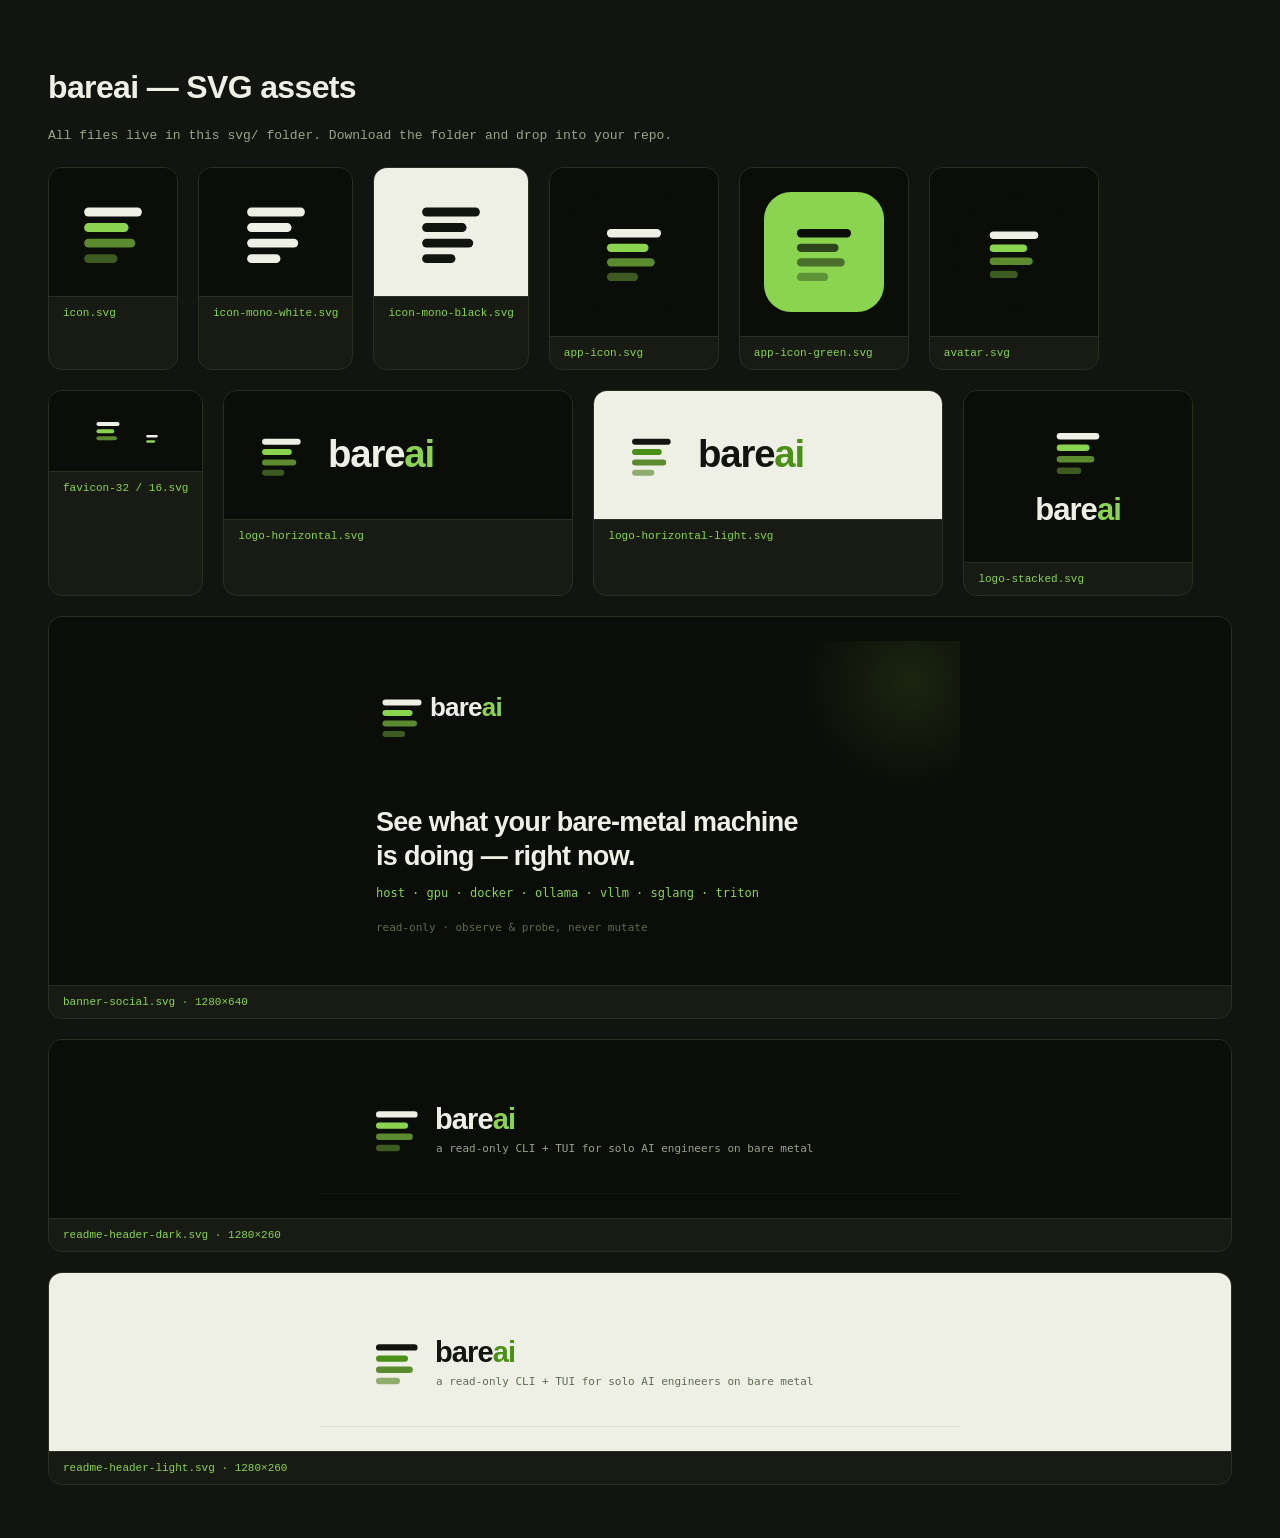
<file: branding/index.html>
<!DOCTYPE html>
<html lang="en">
<head>
<meta charset="utf-8">
<meta name="viewport" content="width=device-width, initial-scale=1">
<title>bareai · SVG assets</title>
<style>
  body { margin:0; background:#12140f; color:#eef0e6; font-family:'Segoe UI',Arial,sans-serif; padding:48px; }
  h1 { font-weight:700; letter-spacing:-0.02em; }
  .grid { display:flex; flex-wrap:wrap; gap:20px; margin-top:24px; }
  .card { background:#181b13; border:1px solid #2a2f22; border-radius:14px; overflow:hidden; }
  .card .fig { display:flex; align-items:center; justify-content:center; padding:24px; background:#0b0d08; }
  .card .fig.light { background:#eef0e6; }
  .card .cap { padding:10px 14px; font-family:'SFMono-Regular',Consolas,monospace; font-size:11px; color:#8bd450; border-top:1px solid #2a2f22; }
  img { display:block; max-width:100%; }
</style>
</head>
<body>
  <h1>bareai — SVG assets</h1>
  <p style="color:#9aa48a; font-family:'SFMono-Regular',Consolas,monospace; font-size:13px;">All files live in this <code>svg/</code> folder. Download the folder and drop into your repo.</p>
  <div class="grid">
    <div class="card"><div class="fig"><img src="icon.svg" width="80"></div><div class="cap">icon.svg</div></div>
    <div class="card"><div class="fig"><img src="icon-mono-white.svg" width="80"></div><div class="cap">icon-mono-white.svg</div></div>
    <div class="card"><div class="fig light"><img src="icon-mono-black.svg" width="80"></div><div class="cap">icon-mono-black.svg</div></div>
    <div class="card"><div class="fig"><img src="app-icon.svg" width="120"></div><div class="cap">app-icon.svg</div></div>
    <div class="card"><div class="fig"><img src="app-icon-green.svg" width="120"></div><div class="cap">app-icon-green.svg</div></div>
    <div class="card"><div class="fig"><img src="avatar.svg" width="120"></div><div class="cap">avatar.svg</div></div>
    <div class="card"><div class="fig" style="gap:20px;align-items:flex-end"><img src="favicon-32.svg" width="32"><img src="favicon-16.svg" width="16"></div><div class="cap">favicon-32 / 16.svg</div></div>
    <div class="card"><div class="fig"><img src="logo-horizontal.svg" width="300"></div><div class="cap">logo-horizontal.svg</div></div>
    <div class="card"><div class="fig light"><img src="logo-horizontal-light.svg" width="300"></div><div class="cap">logo-horizontal-light.svg</div></div>
    <div class="card"><div class="fig"><img src="logo-stacked.svg" width="180"></div><div class="cap">logo-stacked.svg</div></div>
    <div class="card" style="width:100%"><div class="fig"><img src="banner-social.svg" width="640"></div><div class="cap">banner-social.svg · 1280×640</div></div>
    <div class="card" style="width:100%"><div class="fig"><img src="readme-header-dark.svg" width="640"></div><div class="cap">readme-header-dark.svg · 1280×260</div></div>
    <div class="card" style="width:100%"><div class="fig light"><img src="readme-header-light.svg" width="640"></div><div class="cap">readme-header-light.svg · 1280×260</div></div>
  </div>
</body>
</html>
</file>
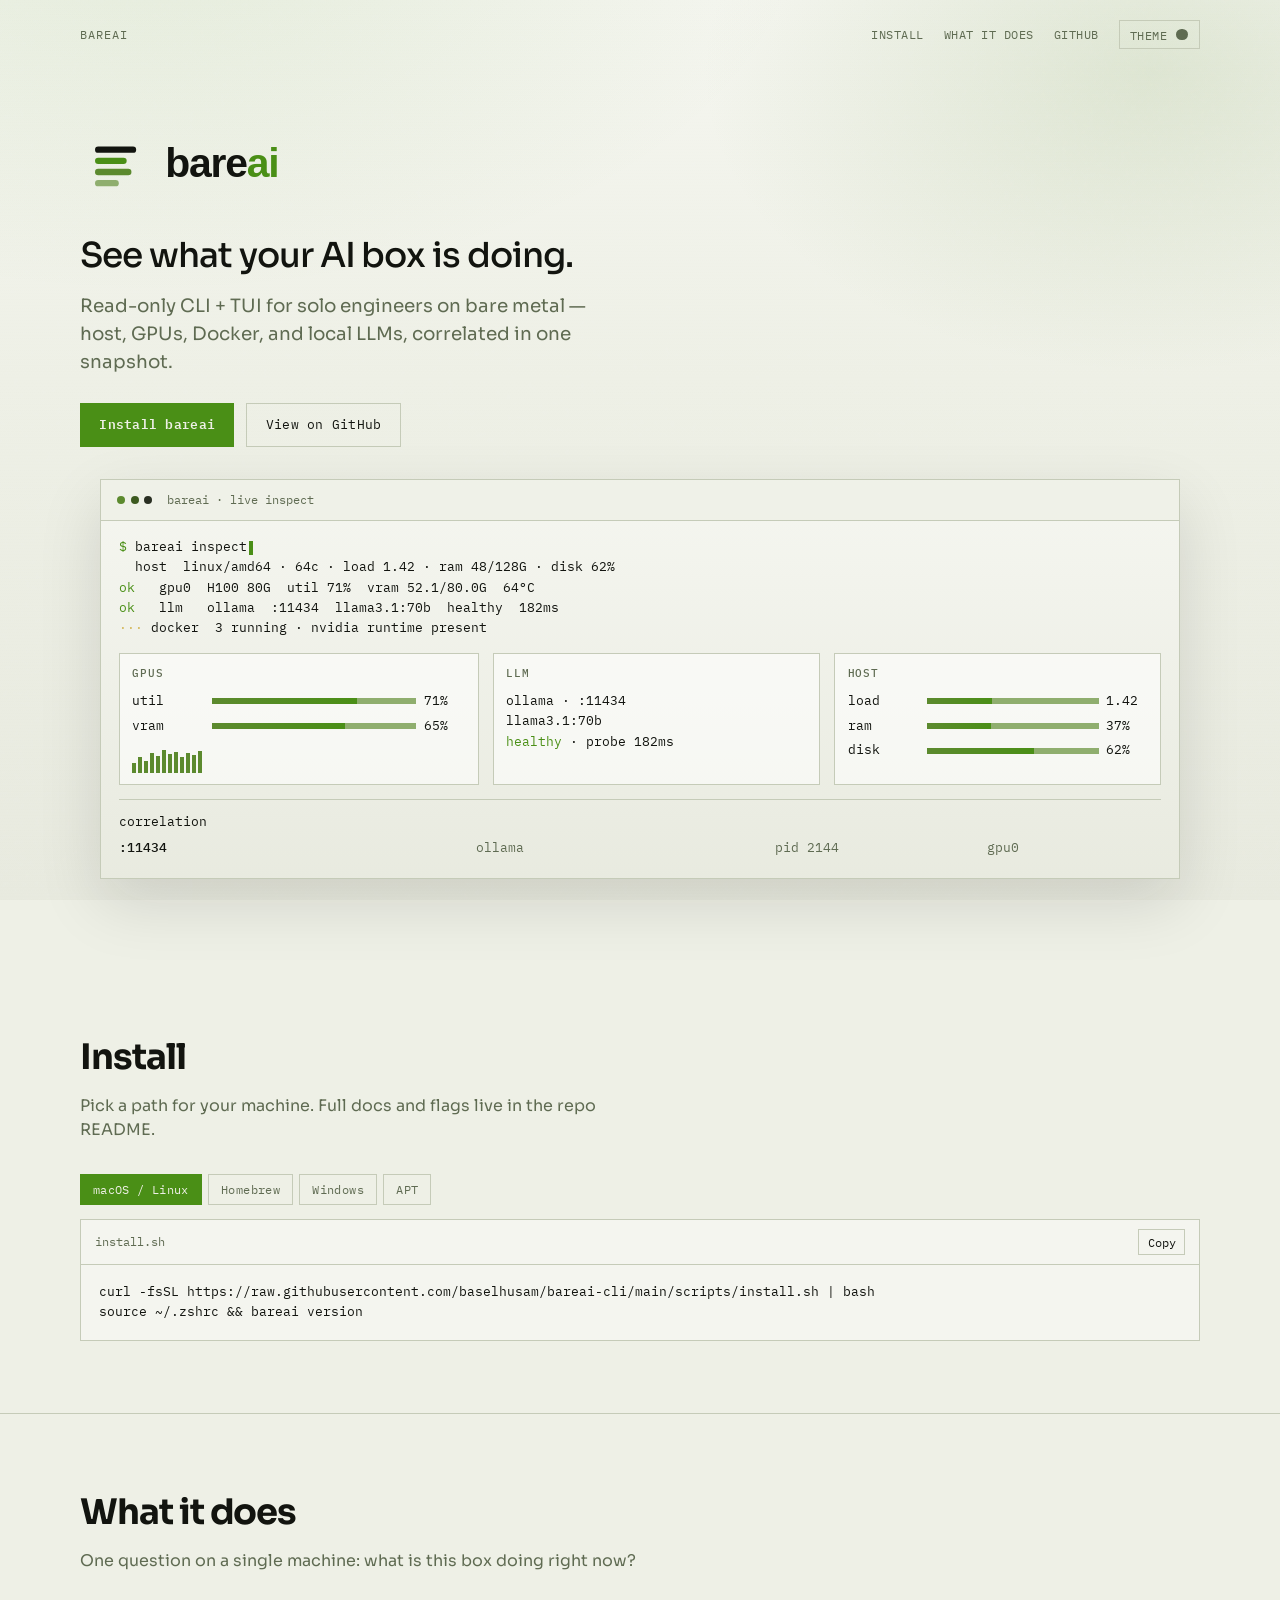
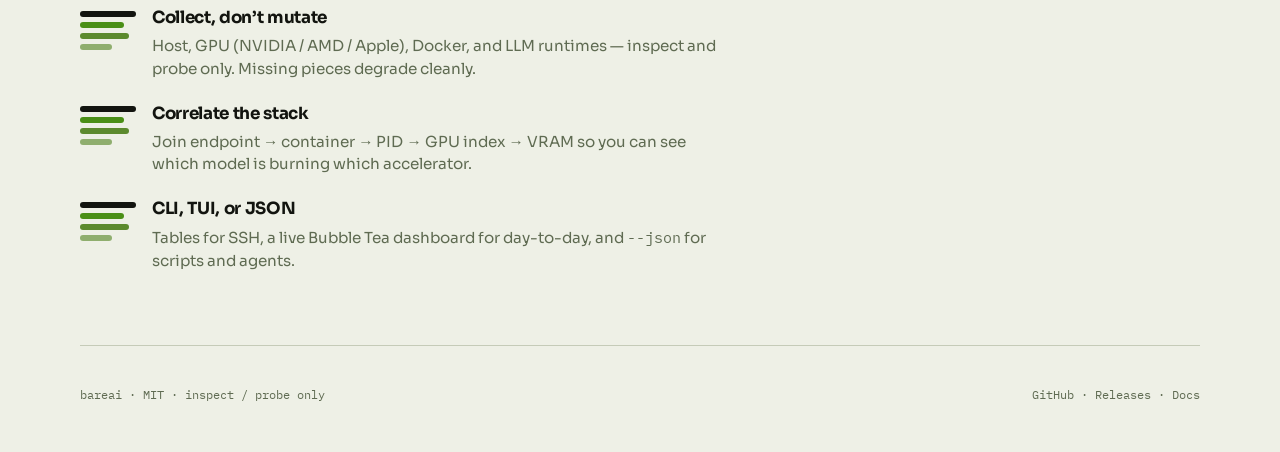
<file: docs/index.html>
<!DOCTYPE html>
<html lang="en">
<head>
  <meta charset="utf-8">
  <meta http-equiv="refresh" content="0; url=site/">
  <link rel="canonical" href="https://baselhusam.github.io/bareai-cli/site/">
  <title>bareai</title>
  <script>location.replace('site/');</script>
</head>
<body>
  <p><a href="site/">Continue to bareai</a></p>
</body>
</html>
</file>
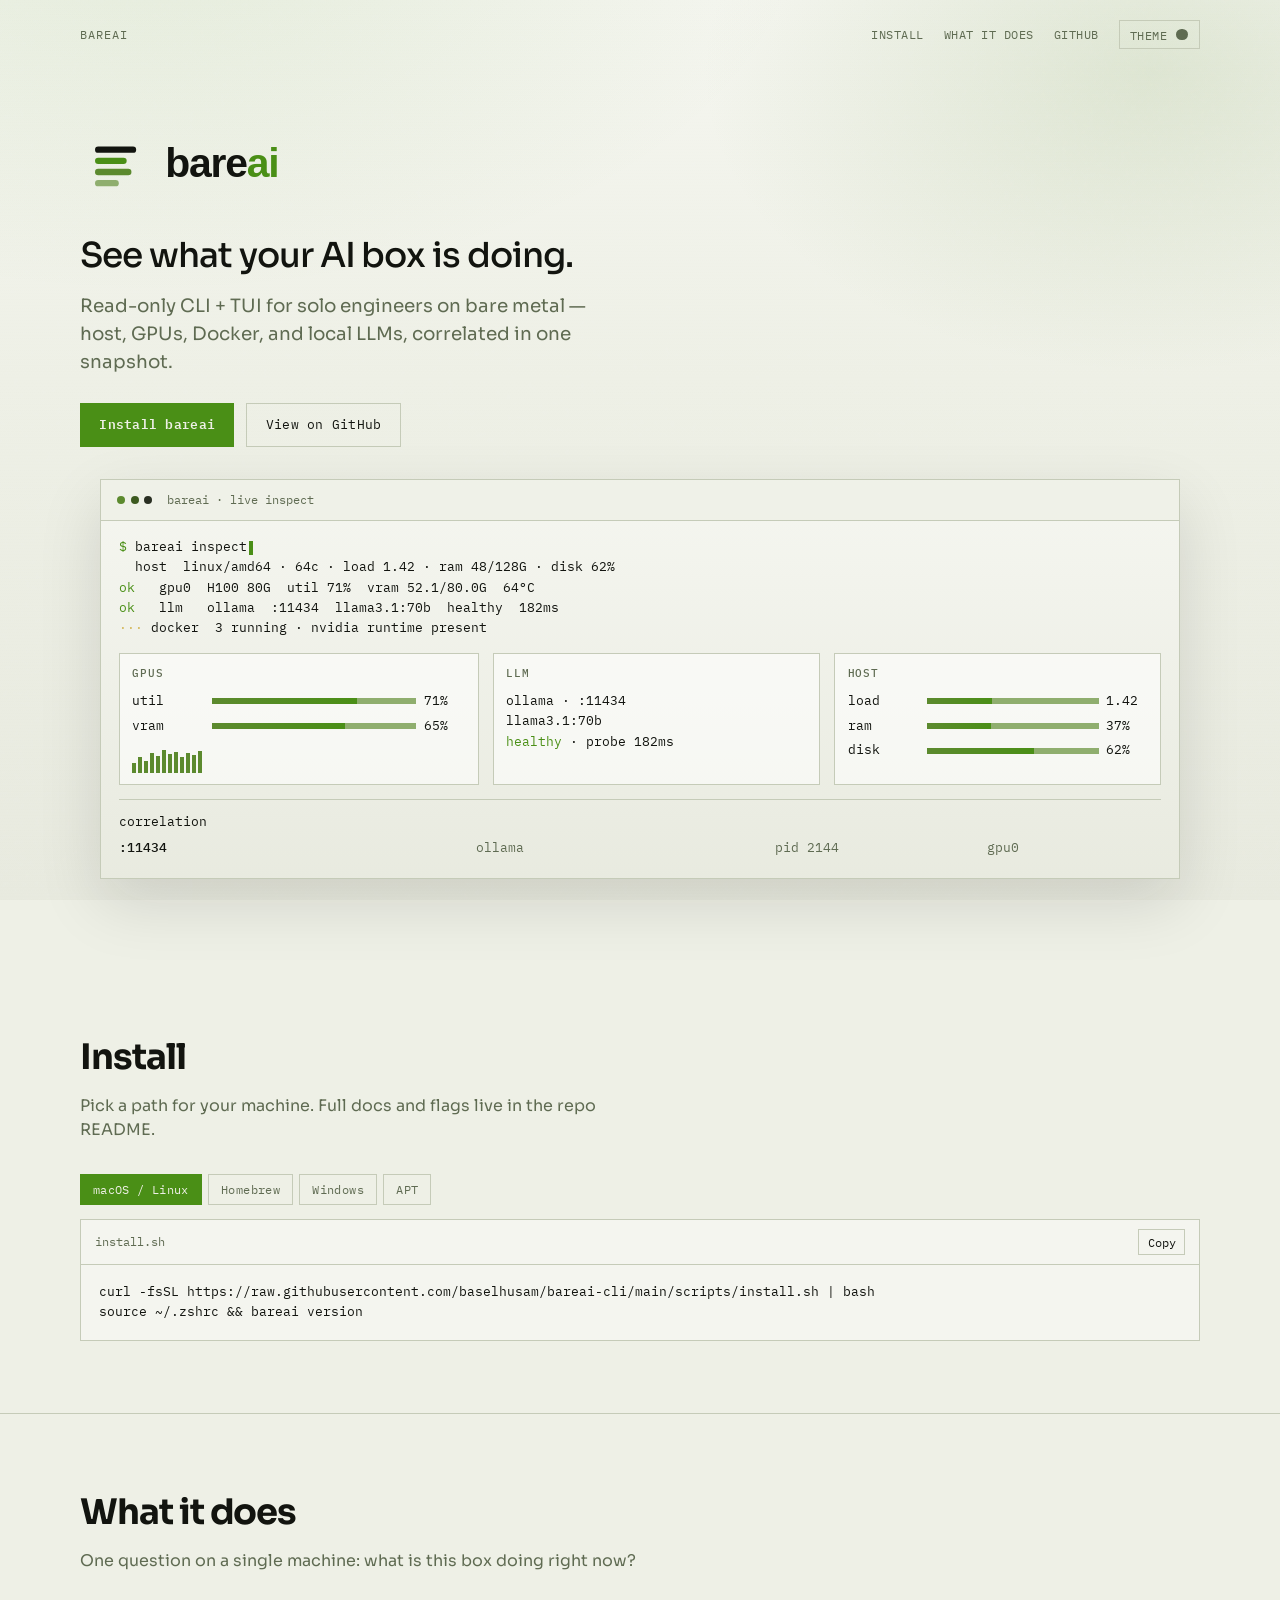
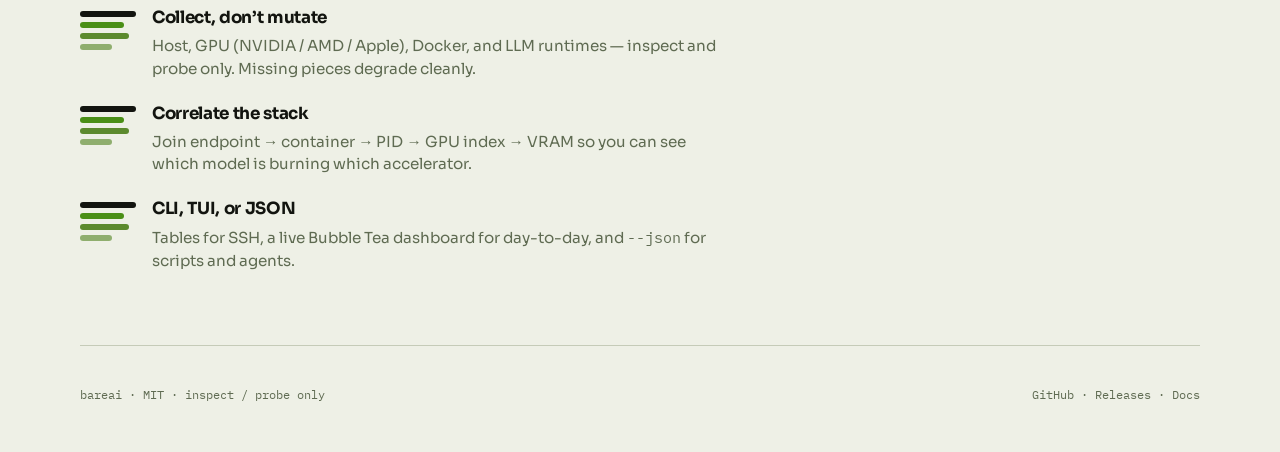
<file: docs/site/index.html>
<!DOCTYPE html>
<html lang="en">
<head>
  <meta charset="utf-8">
  <meta name="viewport" content="width=device-width, initial-scale=1">
  <title>bareai — inspect your AI box</title>
  <meta name="description" content="CLI + TUI for solo AI engineers inspecting bare-metal AI infrastructure: host, GPUs, Docker, and local LLM runtimes — correlated, read-only, scriptable.">
  <meta name="theme-color" content="#0b0d08" id="theme-color">
  <script>
    (function () {
      var stored = localStorage.getItem('bareai-theme');
      var theme = stored || (window.matchMedia('(prefers-color-scheme: light)').matches ? 'light' : 'dark');
      document.documentElement.dataset.theme = theme;
      document.getElementById('theme-color').content = theme === 'light' ? '#eef0e6' : '#0b0d08';
    })();
  </script>
  <link rel="icon" href="assets/favicon-32.svg" type="image/svg+xml">
  <link rel="apple-touch-icon" href="assets/app-icon.svg">
  <meta property="og:title" content="bareai">
  <meta property="og:description" content="Read-only CLI + TUI for host, GPUs, Docker, and local LLMs on one bare-metal box.">
  <meta property="og:image" content="https://baselhusam.github.io/bareai-cli/site/assets/banner-social.svg">
  <meta property="og:type" content="website">
  <meta name="twitter:card" content="summary_large_image">
  <link rel="preconnect" href="https://fonts.googleapis.com">
  <link rel="preconnect" href="https://fonts.gstatic.com" crossorigin>
  <link href="https://fonts.googleapis.com/css2?family=IBM+Plex+Mono:wght@400;500&family=Sora:wght@500;700&display=swap" rel="stylesheet">
  <link rel="stylesheet" href="styles.css">
</head>
<body>
  <div class="atmosphere" aria-hidden="true"></div>
  <div class="scanlines" aria-hidden="true"></div>

  <header class="hero">
    <div class="wrap">
      <div class="top reveal reveal-d1">
        <span class="top-label mono">bareai</span>
        <nav aria-label="Primary">
          <a href="#install">Install</a>
          <a href="#what">What it does</a>
          <a href="https://github.com/baselhusam/bareai-cli">GitHub</a>
          <button type="button" class="theme-toggle" id="theme-toggle" aria-label="Switch to light theme">
            <span class="theme-toggle-label">Theme</span>
            <span class="theme-toggle-icon" aria-hidden="true"></span>
          </button>
        </nav>
      </div>

      <div class="hero-copy">
        <a class="hero-brand reveal reveal-d2" href="./" aria-label="bareai home">
          <img class="logo-dark" src="assets/logo-horizontal.svg" alt="bareai" width="320" height="85">
          <img class="logo-light" src="assets/logo-horizontal-light.svg" alt="bareai" width="320" height="85">
        </a>
        <h1 class="reveal reveal-d3">See what your AI box is doing.</h1>
        <p class="lede reveal reveal-d3">
          Read-only CLI + TUI for solo engineers on bare metal —
          host, GPUs, Docker, and local LLMs, correlated in one snapshot.
        </p>
        <div class="cta-row reveal reveal-d4">
          <a class="btn btn-primary" href="#install">Install bareai</a>
          <a class="btn btn-ghost" href="https://github.com/baselhusam/bareai-cli">View on GitHub</a>
        </div>
      </div>
    </div>

    <div class="stage reveal reveal-d4" aria-label="Product preview">
      <div class="terminal">
        <div class="terminal-bar">
          <div class="dots" aria-hidden="true"><span></span><span></span><span></span></div>
          <span class="title">bareai · live inspect</span>
        </div>
        <div class="terminal-body">
          <div class="term-line"><span class="prompt">$</span> bareai inspect<span class="cursor" aria-hidden="true"></span></div>
          <div class="term-line dim">  host  linux/amd64 · 64c · load 1.42 · ram 48/128G · disk 62%</div>
          <div class="term-line"><span class="ok">ok</span>   gpu0  H100 80G  util 71%  vram 52.1/80.0G  64°C</div>
          <div class="term-line"><span class="ok">ok</span>   llm   ollama  :11434  llama3.1:70b  healthy  182ms</div>
          <div class="term-line"><span class="warn">···</span> docker  3 running · nvidia runtime present</div>

          <div class="term-grid">
            <div class="pane">
              <h3>GPUs</h3>
              <div class="bar-row"><span>util</span><div class="bar-track"><span class="bar-fill" style="--w:71%"></span></div><span>71%</span></div>
              <div class="bar-row"><span>vram</span><div class="bar-track"><span class="bar-fill" style="--w:65%"></span></div><span>65%</span></div>
              <div class="spark" aria-hidden="true">
                <i style="--h:35%;--d:0s"></i><i style="--h:55%;--d:.1s"></i><i style="--h:42%;--d:.2s"></i>
                <i style="--h:70%;--d:.3s"></i><i style="--h:60%;--d:.4s"></i><i style="--h:80%;--d:.5s"></i>
                <i style="--h:68%;--d:.6s"></i><i style="--h:75%;--d:.7s"></i><i style="--h:58%;--d:.8s"></i>
                <i style="--h:72%;--d:.9s"></i><i style="--h:64%;--d:1s"></i><i style="--h:78%;--d:1.1s"></i>
              </div>
            </div>
            <div class="pane">
              <h3>LLM</h3>
              <div class="term-line">ollama · :11434</div>
              <div class="term-line dim">llama3.1:70b</div>
              <div class="term-line"><span class="ok">healthy</span> · probe 182ms</div>
            </div>
            <div class="pane">
              <h3>Host</h3>
              <div class="bar-row"><span>load</span><div class="bar-track"><span class="bar-fill" style="--w:38%"></span></div><span>1.42</span></div>
              <div class="bar-row"><span>ram</span><div class="bar-track"><span class="bar-fill" style="--w:37%"></span></div><span>37%</span></div>
              <div class="bar-row"><span>disk</span><div class="bar-track"><span class="bar-fill" style="--w:62%"></span></div><span>62%</span></div>
            </div>
          </div>

          <div class="corr">
            <div class="term-line dim" style="margin-bottom:0.35rem">correlation</div>
            <div class="corr-row">
              <strong>:11434</strong>
              <span>ollama</span>
              <span>pid 2144</span>
              <span>gpu0</span>
            </div>
          </div>
        </div>
      </div>
    </div>
  </header>

  <main>
    <section id="install">
      <div class="wrap">
        <div class="section-head">
          <h2>Install</h2>
          <p>Pick a path for your machine. Full docs and flags live in the repo README.</p>
        </div>

        <div class="install-tabs" role="tablist" aria-label="Install method">
          <button type="button" role="tab" id="tab-curl" aria-controls="panel-curl" aria-selected="true">macOS / Linux</button>
          <button type="button" role="tab" id="tab-brew" aria-controls="panel-brew" aria-selected="false">Homebrew</button>
          <button type="button" role="tab" id="tab-winget" aria-controls="panel-winget" aria-selected="false">Windows</button>
          <button type="button" role="tab" id="tab-apt" aria-controls="panel-apt" aria-selected="false">APT</button>
        </div>

        <div class="install-panel active" role="tabpanel" id="panel-curl" aria-labelledby="tab-curl">
          <div class="toolbar">
            <span>install.sh</span>
            <button type="button" class="copy-btn">Copy</button>
          </div>
          <pre>curl -fsSL https://raw.githubusercontent.com/baselhusam/bareai-cli/main/scripts/install.sh | bash
source ~/.zshrc && bareai version</pre>
        </div>

        <div class="install-panel" role="tabpanel" id="panel-brew" aria-labelledby="tab-brew" hidden>
          <div class="toolbar">
            <span>Homebrew</span>
            <button type="button" class="copy-btn">Copy</button>
          </div>
          <pre>brew tap baselhusam/tap
brew trust baselhusam/tap
brew install bareai
bareai version</pre>
        </div>

        <div class="install-panel" role="tabpanel" id="panel-winget" aria-labelledby="tab-winget" hidden>
          <div class="toolbar">
            <span>winget</span>
            <button type="button" class="copy-btn">Copy</button>
          </div>
          <pre>winget install baselhusam.bareai
bareai version</pre>
        </div>

        <div class="install-panel" role="tabpanel" id="panel-apt" aria-labelledby="tab-apt" hidden>
          <div class="toolbar">
            <span>Debian / Ubuntu</span>
            <button type="button" class="copy-btn">Copy</button>
          </div>
          <pre>curl -1sLf 'https://dl.cloudsmith.io/public/baselhusam/bareai/setup.deb.sh' | sudo bash
sudo apt update && sudo apt install bareai
bareai version</pre>
        </div>
      </div>
    </section>

    <section id="what">
      <div class="wrap">
        <div class="section-head">
          <h2>What it does</h2>
          <p>One question on a single machine: what is this box doing right now?</p>
        </div>
        <ul class="feature-list">
          <li>
            <div class="signal" aria-hidden="true"><span></span><span></span><span></span><span></span></div>
            <div>
              <h3>Collect, don’t mutate</h3>
              <p>Host, GPU (NVIDIA / AMD / Apple), Docker, and LLM runtimes — inspect and probe only. Missing pieces degrade cleanly.</p>
            </div>
          </li>
          <li>
            <div class="signal" aria-hidden="true"><span></span><span></span><span></span><span></span></div>
            <div>
              <h3>Correlate the stack</h3>
              <p>Join endpoint → container → PID → GPU index → VRAM so you can see which model is burning which accelerator.</p>
            </div>
          </li>
          <li>
            <div class="signal" aria-hidden="true"><span></span><span></span><span></span><span></span></div>
            <div>
              <h3>CLI, TUI, or JSON</h3>
              <p>Tables for SSH, a live Bubble Tea dashboard for day-to-day, and <code class="mono">--json</code> for scripts and agents.</p>
            </div>
          </li>
        </ul>
      </div>
    </section>
  </main>

  <footer class="wrap footer">
    <span>bareai · MIT · inspect / probe only</span>
    <span>
      <a href="https://github.com/baselhusam/bareai-cli">GitHub</a>
      ·
      <a href="https://github.com/baselhusam/bareai-cli/releases">Releases</a>
      ·
      <a href="https://github.com/baselhusam/bareai-cli/blob/main/README.md">Docs</a>
    </span>
  </footer>

  <script>
    (function () {
      var root = document.documentElement;
      var themeMeta = document.getElementById('theme-color');
      var themeBtn = document.getElementById('theme-toggle');

      function applyTheme(theme) {
        root.dataset.theme = theme;
        themeMeta.content = theme === 'light' ? '#eef0e6' : '#0b0d08';
        themeBtn.setAttribute('aria-label', theme === 'light' ? 'Switch to dark theme' : 'Switch to light theme');
        themeBtn.dataset.theme = theme;
        localStorage.setItem('bareai-theme', theme);
      }

      themeBtn.addEventListener('click', function () {
        applyTheme(root.dataset.theme === 'light' ? 'dark' : 'light');
      });

      applyTheme(root.dataset.theme || 'dark');

      var tabs = Array.prototype.slice.call(document.querySelectorAll('.install-tabs [role="tab"]'));
      var panels = Array.prototype.slice.call(document.querySelectorAll('.install-panel'));

      function select(id) {
        tabs.forEach(function (tab) {
          var on = tab.id === id;
          tab.setAttribute('aria-selected', on ? 'true' : 'false');
        });
        panels.forEach(function (panel) {
          var on = panel.getAttribute('aria-labelledby') === id;
          panel.classList.toggle('active', on);
          if (on) panel.removeAttribute('hidden');
          else panel.setAttribute('hidden', '');
        });
      }

      tabs.forEach(function (tab) {
        tab.addEventListener('click', function () { select(tab.id); });
      });

      document.querySelectorAll('.copy-btn').forEach(function (btn) {
        btn.addEventListener('click', async function () {
          var panel = btn.closest('.install-panel');
          var pre = panel ? panel.querySelector('pre') : null;
          var text = pre ? pre.textContent.trim() : '';
          try {
            await navigator.clipboard.writeText(text);
            btn.dataset.copied = 'true';
            btn.textContent = 'Copied';
            setTimeout(function () {
              btn.dataset.copied = 'false';
              btn.textContent = 'Copy';
            }, 1400);
          } catch (_) {
            btn.textContent = 'Select & copy';
          }
        });
      });
    })();
  </script>
</body>
</html>
</file>
<file: docs/site/styles.css>
:root,
[data-theme="dark"] {
  --ink: #0b0d08;
  --surface: #12140f;
  --panel: #181b13;
  --border: #2a2f22;
  --text: #eef0e6;
  --muted: #9aa48a;
  --accent: #8bd450;
  --accent-mid: #5c8a2e;
  --accent-deep: #3d5a20;
  --font-display: "Sora", "Segoe UI", sans-serif;
  --font-mono: "IBM Plex Mono", "SFMono-Regular", Consolas, monospace;
  --max: 1120px;
  --ease: cubic-bezier(0.22, 1, 0.36, 1);
  color-scheme: dark;
}

[data-theme="light"] {
  --ink: #eef0e6;
  --surface: #e3e6d9;
  --panel: #f5f6f0;
  --border: #c5cbb8;
  --text: #12140f;
  --muted: #5f6b52;
  --accent: #4a8f16;
  --accent-mid: #5c8a2e;
  --accent-deep: #8fae6e;
  color-scheme: light;
}

*,
*::before,
*::after {
  box-sizing: border-box;
}

html {
  scroll-behavior: smooth;
}

body {
  margin: 0;
  min-height: 100vh;
  color: var(--text);
  font-family: var(--font-display);
  background: var(--ink);
  line-height: 1.5;
  -webkit-font-smoothing: antialiased;
}

a {
  color: inherit;
  text-decoration: none;
}

code,
.mono {
  font-family: var(--font-mono);
}

/* Atmosphere */
.atmosphere {
  position: fixed;
  inset: 0;
  z-index: -1;
  pointer-events: none;
  background:
    radial-gradient(1200px 700px at 12% -10%, rgba(139, 212, 80, 0.14), transparent 55%),
    radial-gradient(900px 600px at 90% 8%, rgba(61, 90, 32, 0.35), transparent 50%),
    linear-gradient(180deg, #10130c 0%, var(--ink) 42%, #0e120a 100%);
}

.atmosphere::after {
  content: "";
  position: absolute;
  inset: 0;
  opacity: 0.35;
  background-image: url("data:image/svg+xml,%3Csvg viewBox='0 0 200 200' xmlns='http://www.w3.org/2000/svg'%3E%3Cfilter id='n'%3E%3CfeTurbulence type='fractalNoise' baseFrequency='0.85' numOctaves='3' stitchTiles='stitch'/%3E%3C/filter%3E%3Crect width='100%25' height='100%25' filter='url(%23n)' opacity='0.55'/%3E%3C/svg%3E");
  mix-blend-mode: soft-light;
}

[data-theme="light"] .atmosphere {
  background:
    radial-gradient(1200px 700px at 12% -10%, rgba(74, 143, 22, 0.1), transparent 55%),
    radial-gradient(900px 600px at 90% 8%, rgba(143, 174, 110, 0.22), transparent 50%),
    linear-gradient(180deg, #f5f6f0 0%, var(--ink) 42%, #e8eadf 100%);
}

[data-theme="light"] .atmosphere::after {
  opacity: 0.18;
}

[data-theme="light"] .scanlines {
  opacity: 0.025;
}

.scanlines {
  position: fixed;
  inset: 0;
  z-index: -1;
  pointer-events: none;
  opacity: 0.04;
  background: repeating-linear-gradient(
    to bottom,
    transparent 0,
    transparent 2px,
    rgba(238, 240, 230, 0.5) 3px
  );
}

.wrap {
  width: min(100% - 2.5rem, var(--max));
  margin-inline: auto;
}

/* Nav */
.top {
  display: flex;
  align-items: center;
  justify-content: space-between;
  padding: 1.25rem 0 0;
}

.top nav {
  display: flex;
  align-items: center;
  gap: 1.25rem;
  font-family: var(--font-mono);
  font-size: 0.78rem;
  letter-spacing: 0.04em;
  text-transform: uppercase;
  color: var(--muted);
}

.top nav a:hover {
  color: var(--accent);
}

.theme-toggle {
  appearance: none;
  display: inline-flex;
  align-items: center;
  gap: 0.45rem;
  border: 1px solid var(--border);
  background: transparent;
  color: var(--muted);
  font-family: var(--font-mono);
  font-size: 0.78rem;
  letter-spacing: 0.04em;
  text-transform: uppercase;
  padding: 0.35rem 0.6rem;
  cursor: pointer;
  transition: color 160ms var(--ease), border-color 160ms var(--ease), background 160ms var(--ease);
}

.theme-toggle:hover {
  color: var(--accent);
  border-color: var(--accent-mid);
}

.theme-toggle-icon {
  position: relative;
  width: 0.95rem;
  height: 0.95rem;
}

.theme-toggle-icon::before,
.theme-toggle-icon::after {
  content: "";
  position: absolute;
  inset: 0;
  border-radius: 50%;
  transition: opacity 160ms var(--ease), transform 160ms var(--ease);
}

.theme-toggle-icon::before {
  border: 1.5px solid currentColor;
  background: transparent;
  box-shadow: inset -0.18rem -0.18rem 0 0 currentColor;
  opacity: 1;
  transform: scale(1);
}

.theme-toggle-icon::after {
  inset: 0.12rem;
  background: currentColor;
  opacity: 0;
  transform: scale(0.65);
}

[data-theme="light"] .theme-toggle-icon::before {
  opacity: 0;
  transform: scale(0.65);
}

[data-theme="light"] .theme-toggle-icon::after {
  opacity: 1;
  transform: scale(1);
}

.hero-brand .logo-light {
  display: none;
}

[data-theme="light"] .hero-brand .logo-dark {
  display: none;
}

[data-theme="light"] .hero-brand .logo-light {
  display: block;
}

.top-label {
  font-size: 0.78rem;
  letter-spacing: 0.08em;
  text-transform: uppercase;
  color: var(--muted);
}

/* Hero */
.hero {
  min-height: min(100vh, 920px);
  display: grid;
  grid-template-rows: auto 1fr;
  padding-bottom: 2rem;
}

.hero-copy {
  padding: clamp(2.5rem, 8vh, 5.5rem) 0 2rem;
  max-width: 40rem;
}

.hero-brand {
  display: inline-block;
  margin-bottom: 1.35rem;
}

.hero-brand img {
  display: block;
  width: min(100%, 320px);
  height: auto;
}

.hero-copy h1 {
  margin: 0 0 1rem;
  font-size: clamp(1.55rem, 3.4vw, 2.15rem);
  font-weight: 500;
  letter-spacing: -0.03em;
  line-height: 1.2;
  color: var(--text);
}

.hero-copy .lede {
  margin: 0 0 1.75rem;
  color: var(--muted);
  font-size: clamp(1rem, 2vw, 1.15rem);
  max-width: 32rem;
}

.cta-row {
  display: flex;
  flex-wrap: wrap;
  gap: 0.75rem;
}

.btn {
  display: inline-flex;
  align-items: center;
  justify-content: center;
  gap: 0.5rem;
  min-height: 2.75rem;
  padding: 0.7rem 1.15rem;
  border: 1px solid transparent;
  font-family: var(--font-mono);
  font-size: 0.82rem;
  letter-spacing: 0.02em;
  cursor: pointer;
  transition: transform 160ms var(--ease), background 160ms var(--ease), border-color 160ms var(--ease);
}

.btn:hover {
  transform: translateY(-1px);
}

.btn-primary {
  background: var(--accent);
  color: var(--ink);
  font-weight: 600;
}

.btn-primary:hover {
  background: #9adf5f;
}

[data-theme="light"] .btn-primary:hover {
  background: #56a01c;
}

.btn-ghost {
  background: transparent;
  border-color: var(--border);
  color: var(--text);
}

.btn-ghost:hover {
  border-color: var(--accent-mid);
  color: var(--accent);
}

/* Terminal stage — dominant product visual */
.stage {
  position: relative;
  margin: 0 calc(50% - 50vw);
  width: 100vw;
  padding: 0 clamp(1.25rem, 4vw, 2.5rem) 3rem;
}

.terminal {
  width: min(100%, 1080px);
  margin: 0 auto;
  border: 1px solid var(--border);
  background:
    linear-gradient(180deg, rgba(24, 27, 19, 0.95), rgba(18, 20, 15, 0.98));
  overflow: hidden;
  box-shadow: 0 30px 80px rgba(0, 0, 0, 0.45);
}

[data-theme="light"] .terminal {
  background:
    linear-gradient(180deg, rgba(245, 246, 240, 0.98), rgba(232, 234, 223, 0.98));
  box-shadow: 0 24px 60px rgba(18, 20, 15, 0.12);
}

.terminal-bar {
  display: flex;
  align-items: center;
  gap: 0.55rem;
  padding: 0.7rem 1rem;
  border-bottom: 1px solid var(--border);
  background: rgba(11, 13, 8, 0.65);
  font-family: var(--font-mono);
  font-size: 0.72rem;
  color: var(--muted);
}

[data-theme="light"] .terminal-bar {
  background: rgba(238, 240, 230, 0.75);
}

.terminal-bar .dots {
  display: flex;
  gap: 0.35rem;
}

.terminal-bar .dots span {
  width: 8px;
  height: 8px;
  border-radius: 50%;
  background: var(--border);
}

.terminal-bar .dots span:nth-child(1) { background: #5c8a2e; }
.terminal-bar .dots span:nth-child(2) { background: #3d5a20; }
.terminal-bar .dots span:nth-child(3) { background: #2a2f22; }

.terminal-bar .title {
  margin-left: 0.35rem;
}

.terminal-body {
  padding: 1rem 1.1rem 1.25rem;
  font-family: var(--font-mono);
  font-size: clamp(0.68rem, 1.35vw, 0.82rem);
  line-height: 1.55;
  color: var(--text);
  overflow-x: auto;
}

.term-line {
  white-space: pre;
}

.term-line .prompt {
  color: var(--accent);
}

.term-line .dim {
  color: var(--muted);
}

.term-line .ok {
  color: var(--accent);
}

.term-line .warn {
  color: #d4b85a;
}

.term-grid {
  display: grid;
  grid-template-columns: 1.1fr 1fr 1fr;
  gap: 0.85rem;
  margin-top: 0.9rem;
}

.pane {
  border: 1px solid var(--border);
  padding: 0.7rem 0.8rem;
  min-width: 0;
  background: rgba(11, 13, 8, 0.35);
}

[data-theme="light"] .pane {
  background: rgba(255, 255, 255, 0.55);
}

.pane h3 {
  margin: 0 0 0.55rem;
  font-size: 0.68rem;
  font-weight: 500;
  letter-spacing: 0.08em;
  text-transform: uppercase;
  color: var(--muted);
}

.bar-row {
  display: grid;
  grid-template-columns: 4.5rem 1fr 2.6rem;
  gap: 0.45rem;
  align-items: center;
  margin: 0.28rem 0;
}

.bar-track {
  height: 6px;
  background: var(--accent-deep);
  overflow: hidden;
}

.bar-fill {
  display: block;
  height: 100%;
  width: var(--w, 40%);
  background: linear-gradient(90deg, var(--accent-mid), var(--accent));
  transform-origin: left center;
  animation: fill-in 1.1s var(--ease) both;
}

.spark {
  display: flex;
  align-items: flex-end;
  gap: 2px;
  height: 28px;
  margin-top: 0.55rem;
}

.spark i {
  display: block;
  width: 4px;
  background: var(--accent-mid);
  height: var(--h, 40%);
  animation: pulse-bar 2.4s var(--ease) infinite;
  animation-delay: var(--d, 0s);
}

.corr {
  margin-top: 0.85rem;
  border-top: 1px solid var(--border);
  padding-top: 0.75rem;
}

.corr-row {
  display: grid;
  grid-template-columns: 1.2fr 1fr 0.7fr 0.6fr;
  gap: 0.5rem;
  color: var(--muted);
}

.corr-row strong {
  color: var(--text);
  font-weight: 500;
}

.cursor {
  display: inline-block;
  width: 0.55ch;
  height: 1.05em;
  margin-left: 2px;
  background: var(--accent);
  vertical-align: text-bottom;
  animation: blink 1.05s steps(1) infinite;
}

/* Sections */
section {
  padding: 4.5rem 0;
}

section + section {
  border-top: 1px solid var(--border);
}

.section-head {
  max-width: 36rem;
  margin-bottom: 2rem;
}

.section-head h2 {
  margin: 0 0 0.65rem;
  font-size: clamp(1.6rem, 3.5vw, 2.2rem);
  letter-spacing: -0.03em;
}

.section-head p {
  margin: 0;
  color: var(--muted);
}

.install-tabs {
  display: flex;
  flex-wrap: wrap;
  gap: 0.4rem;
  margin-bottom: 0.85rem;
}

.install-tabs button {
  appearance: none;
  border: 1px solid var(--border);
  background: transparent;
  color: var(--muted);
  font-family: var(--font-mono);
  font-size: 0.75rem;
  letter-spacing: 0.03em;
  padding: 0.45rem 0.75rem;
  cursor: pointer;
}

.install-tabs button[aria-selected="true"] {
  color: var(--ink);
  background: var(--accent);
  border-color: var(--accent);
}

.install-panel {
  display: none;
  border: 1px solid var(--border);
  background: rgba(18, 20, 15, 0.85);
}

[data-theme="light"] .install-panel {
  background: rgba(245, 246, 240, 0.92);
}

.install-panel.active {
  display: block;
}

.install-panel .toolbar {
  display: flex;
  justify-content: space-between;
  align-items: center;
  gap: 1rem;
  padding: 0.55rem 0.85rem;
  border-bottom: 1px solid var(--border);
  font-family: var(--font-mono);
  font-size: 0.72rem;
  color: var(--muted);
}

.install-panel pre {
  margin: 0;
  padding: 1rem 1.1rem 1.15rem;
  overflow-x: auto;
  font-family: var(--font-mono);
  font-size: 0.84rem;
  color: var(--text);
  white-space: pre-wrap;
  word-break: break-word;
}

.copy-btn {
  border: 1px solid var(--border);
  background: transparent;
  color: var(--text);
  font-family: var(--font-mono);
  font-size: 0.72rem;
  padding: 0.3rem 0.55rem;
  cursor: pointer;
}

.copy-btn:hover,
.copy-btn[data-copied="true"] {
  border-color: var(--accent-mid);
  color: var(--accent);
}

.feature-list {
  list-style: none;
  margin: 0;
  padding: 0;
  display: grid;
  gap: 1.25rem;
}

.feature-list li {
  display: grid;
  grid-template-columns: 3.5rem 1fr;
  gap: 1rem;
  align-items: start;
  max-width: 40rem;
}

.signal {
  width: 3.5rem;
  display: grid;
  gap: 5px;
  padding-top: 0.35rem;
}

.signal span {
  display: block;
  height: 6px;
  border-radius: 99px;
  background: var(--accent-deep);
}

.signal span:nth-child(1) { width: 100%; background: var(--text); }
.signal span:nth-child(2) { width: 78%; background: var(--accent); }
.signal span:nth-child(3) { width: 88%; background: var(--accent-mid); }
.signal span:nth-child(4) { width: 58%; background: var(--accent-deep); }

.feature-list h3 {
  margin: 0 0 0.3rem;
  font-size: 1.05rem;
  letter-spacing: -0.02em;
}

.feature-list p {
  margin: 0;
  color: var(--muted);
  font-size: 0.95rem;
}

.footer {
  padding: 2.5rem 0 3rem;
  border-top: 1px solid var(--border);
  display: flex;
  flex-wrap: wrap;
  justify-content: space-between;
  gap: 1rem;
  font-family: var(--font-mono);
  font-size: 0.75rem;
  color: var(--muted);
}

.footer a:hover {
  color: var(--accent);
}

/* Motion */
.reveal {
  opacity: 0;
  transform: translateY(14px);
  animation: rise 0.8s var(--ease) forwards;
}

.reveal-d1 { animation-delay: 0.05s; }
.reveal-d2 { animation-delay: 0.18s; }
.reveal-d3 { animation-delay: 0.32s; }
.reveal-d4 { animation-delay: 0.48s; }

@keyframes rise {
  to {
    opacity: 1;
    transform: none;
  }
}

@keyframes blink {
  50% { opacity: 0; }
}

@keyframes fill-in {
  from { transform: scaleX(0); }
  to { transform: scaleX(1); }
}

@keyframes pulse-bar {
  0%, 100% { opacity: 0.55; transform: scaleY(0.85); }
  50% { opacity: 1; transform: scaleY(1); }
}

@media (max-width: 820px) {
  .term-grid {
    grid-template-columns: 1fr;
  }

  .corr-row {
    grid-template-columns: 1fr 1fr;
  }

  .top nav {
    gap: 0.85rem;
  }
}

@media (max-width: 560px) {
  .wrap {
    width: min(100% - 1.5rem, var(--max));
  }

  .top nav a:nth-child(2) {
    display: none;
  }

  .feature-list li {
    grid-template-columns: 1fr;
    gap: 0.55rem;
  }
}

@media (prefers-reduced-motion: reduce) {
  html { scroll-behavior: auto; }

  .reveal,
  .bar-fill,
  .spark i,
  .cursor {
    animation: none !important;
  }

  .reveal {
    opacity: 1;
    transform: none;
  }
}
</file>
